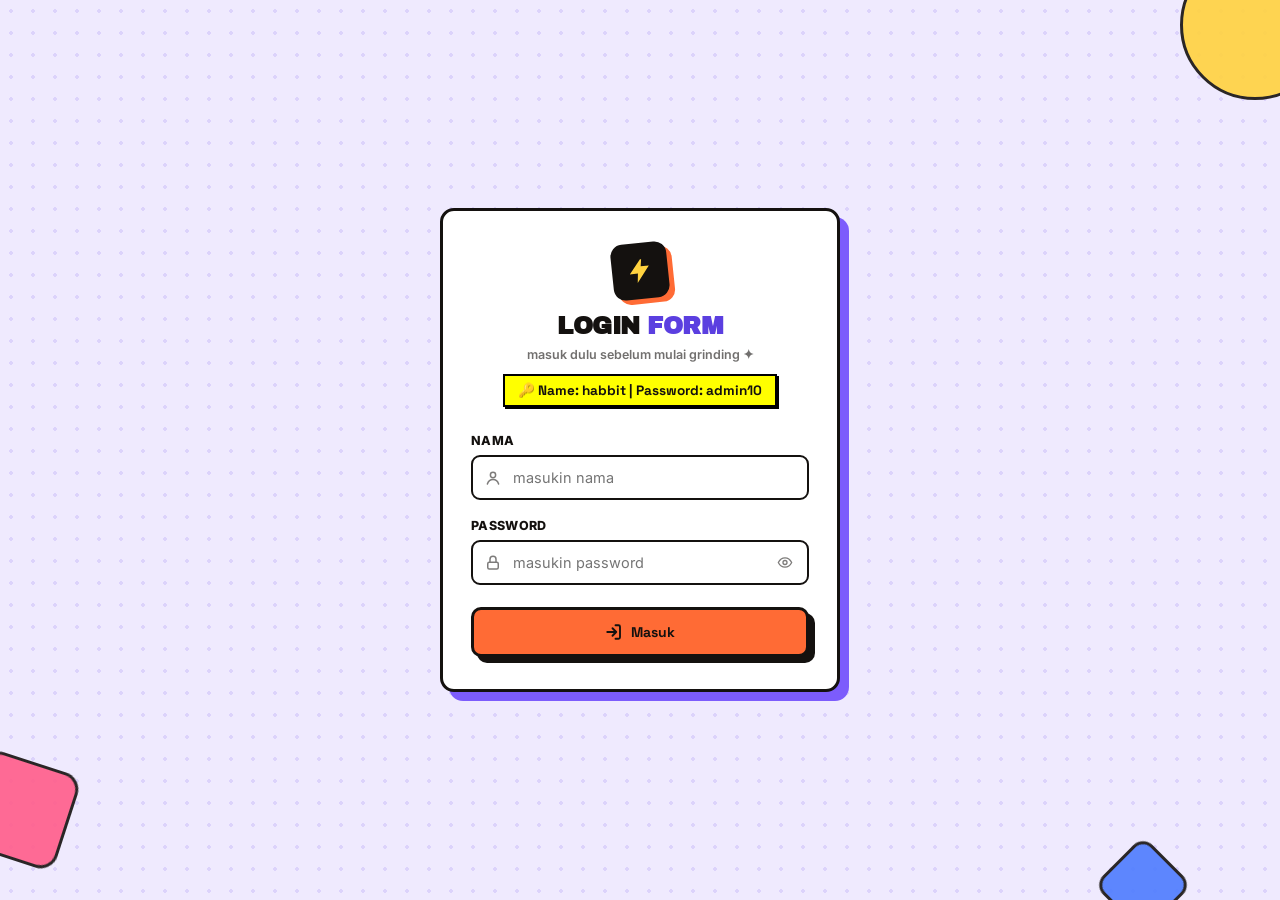
<file: index.html>
<!DOCTYPE html>
<html lang="id">
<head>
<meta charset="UTF-8">
<meta name="viewport" content="width=device-width, initial-scale=1.0">
<title>Login — Habit Tracker</title>
<link rel="preconnect" href="https://fonts.googleapis.com">
<link rel="preconnect" href="https://fonts.gstatic.com" crossorigin>
<link href="https://fonts.googleapis.com/css2?family=Space+Grotesk:wght@500;700&family=Archivo+Black&family=Inter:wght@400;500;600;700;800&display=swap" rel="stylesheet">
<link rel="stylesheet" href="style.css">
</head>
<body>

  <div class="bg-shape shape-1"></div>
  <div class="bg-shape shape-2"></div>
  <div class="bg-shape shape-3"></div>

  <main class="login-wrap">
    <div class="login-card">

      <div class="login-brand">
        <div class="brand-mark">
          <svg viewBox="0 0 24 24" fill="none" xmlns="http://www.w3.org/2000/svg">
            <path d="M13 2L3 14h7l-1 8 11-14h-7l1-6z" fill="currentColor"/>
          </svg>
        </div>
        <h1>Login<span> Form</span></h1>
        <p class="login-tagline">masuk dulu sebelum mulai grinding ✦</p>
        
        <div style="margin-top: 0.75rem; font-size: 0.85rem; font-weight: 700; font-family: 'Space Grotesk', sans-serif; background: #ffff00; border: 2px solid #000; padding: 0.4rem 0.8rem; display: inline-block; box-shadow: 2px 2px 0px #000;">
          🔑 Name: habbit | Password: admin10
        </div>
      </div>

      <form id="loginForm" class="login-form" autocomplete="off">
        <label class="field">
          <span class="field-label">Nama</span>
          <div class="input-icon-wrap">
            <svg class="input-icon" viewBox="0 0 24 24" fill="none" xmlns="http://www.w3.org/2000/svg">
              <circle cx="12" cy="8" r="3.5" stroke="currentColor" stroke-width="2"/>
              <path d="M4.5 20c1.2-3.8 4.3-6 7.5-6s6.3 2.2 7.5 6" stroke="currentColor" stroke-width="2" stroke-linecap="round"/>
            </svg>
            <input type="text" id="loginName" placeholder="masukin nama" required>
          </div>
        </label>

        <label class="field">
          <span class="field-label">Password</span>
          <div class="input-icon-wrap">
            <svg class="input-icon" viewBox="0 0 24 24" fill="none" xmlns="http://www.w3.org/2000/svg">
              <rect x="5" y="11" width="14" height="9" rx="2" stroke="currentColor" stroke-width="2"/>
              <path d="M8 11V7a4 4 0 018 0v4" stroke="currentColor" stroke-width="2" stroke-linecap="round"/>
            </svg>
            <input type="password" id="loginPassword" placeholder="masukin password" required>
            <button type="button" class="toggle-eye" id="toggleEyeBtn" title="Show/hide password">
              <svg id="eyeIcon" viewBox="0 0 24 24" fill="none" xmlns="http://www.w3.org/2000/svg">
                <path d="M2 12s3.5-7 10-7 10 7 10 7-3.5 7-10 7-10-7-10-7z" stroke="currentColor" stroke-width="2" stroke-linecap="round" stroke-linejoin="round"/>
                <circle cx="12" cy="12" r="3" stroke="currentColor" stroke-width="2"/>
              </svg>
            </button>
          </div>
        </label>

        <div class="field-error hidden" id="loginError">
          <svg viewBox="0 0 24 24" fill="none" xmlns="http://www.w3.org/2000/svg">
            <circle cx="12" cy="12" r="9" stroke="currentColor" stroke-width="2"/>
            <path d="M12 8v5M12 16h.01" stroke="currentColor" stroke-width="2" stroke-linecap="round"/>
          </svg>
          <span>Nama atau password salah, coba lagi.</span>
        </div>

        <button type="submit" class="btn btn-primary login-submit">
          <svg viewBox="0 0 24 24" fill="none" xmlns="http://www.w3.org/2000/svg">
            <path d="M14 3h4a2 2 0 012 2v14a2 2 0 01-2 2h-4M10 17l5-5-5-5M15 12H3" stroke="currentColor" stroke-width="2.5" stroke-linecap="round" stroke-linejoin="round"/>
          </svg>
          Masuk
        </button>
      </form>

    </div>
  </main>

  <script src="script.js"></script>
</body>
</html>
</file>
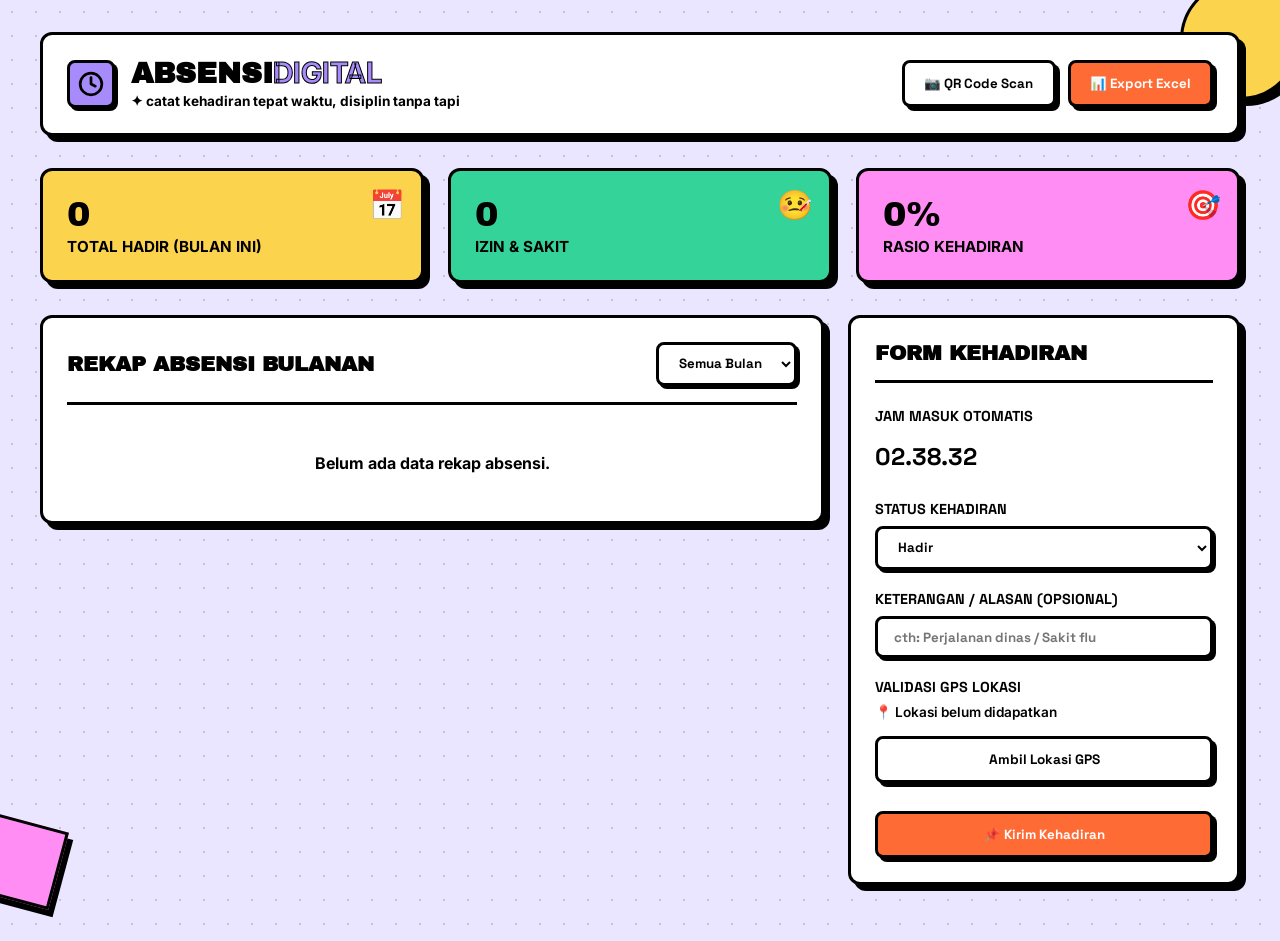
<file: absensi/index.html>
<!DOCTYPE html>
<html lang="id">
<head>
  <meta charset="UTF-8">
  <meta name="viewport" content="width=device-width, initial-scale=1.0">
  <title>Absensi Digital — Neo Brutalism</title>
  <link rel="preconnect" href="https://fonts.googleapis.com">
  <link rel="preconnect" href="https://fonts.gstatic.com" crossorigin>
  <link href="https://fonts.googleapis.com/css2?family=Space+Grotesk:wght@500;700&family=Archivo+Black&family=Inter:wght@400;500;600;700&display=swap" rel="stylesheet">
  <link rel="stylesheet" href="style.css">
</head>
<body>

  <div class="bg-shape shape-1"></div>
  <div class="bg-shape shape-2"></div>

  <div class="wrap">

    <div id="dashboardSection">
      
      <header class="topbar">
        <div class="brand">
          <div class="brand-mark">
            <svg viewBox="0 0 24 24" fill="none" xmlns="http://www.w3.org/2000/svg">
              <path d="M12 22c5.523 0 10-4.477 10-10S17.523 2 12 2 2 6.477 2 12s4.477 10 10 10z" stroke="currentColor" stroke-width="2.5" stroke-linecap="round" stroke-linejoin="round"/>
              <path d="M12 6v6l4 2" stroke="currentColor" stroke-width="2.5" stroke-linecap="round" stroke-linejoin="round"/>
            </svg>
          </div>
          <div class="brand-text">
            <h1>Absensi<span>Digital</span></h1>
            <p class="tagline">✦ catat kehadiran tepat waktu, disiplin tanpa tapi</p>
          </div>
        </div>

        <div class="top-actions">
          <button class="btn btn-ghost" id="btnScanQr">
            📷 QR Code Scan
          </button>
          <button class="btn btn-primary" id="btnExportExcel">
            📊 Export Excel
          </button>
        </div>
      </header>

      <section class="stats">
        <div class="stat-card stat-yellow">
          <div class="stat-icon">📅</div>
          <div class="stat-value" id="statHadir">0</div>
          <div class="stat-label">Total Hadir (Bulan Ini)</div>
        </div>

        <div class="stat-card stat-green">
          <div class="stat-icon">🤒</div>
          <div class="stat-value" id="statIzinSakit">0</div>
          <div class="stat-label">Izin & Sakit</div>
        </div>

        <div class="stat-card stat-pink">
          <div class="stat-icon">🎯</div>
          <div class="stat-value" id="statPersentase">0%</div>
          <div class="stat-label">Rasio Kehadiran</div>
        </div>
      </section>

      <div class="main-layout">
        
        <div class="main-column">
          <section class="panel">
            <div class="panel-head-filter">
              <h2>Rekap Absensi Bulanan</h2>
              <div class="filter-row">
                <select id="attendanceMonthFilter" class="deadline-select">
                  <option value="all">Semua Bulan</option>
                  <option value="01">Januari</option>
                  <option value="02">Februari</option>
                  <option value="03">Maret</option>
                  <option value="04">April</option>
                  <option value="05">Mei</option>
                  <option value="06">Juni</option>
                  <option value="07">Juli</option>
                  <option value="08">Agustus</option>
                  <option value="09">September</option>
                  <option value="10">Oktober</option>
                  <option value="11">November</option>
                  <option value="12">Desember</option>
                </select>
              </div>
            </div>

            <div class="transaction-list" id="attendanceLogContainer"></div>
          </section>
        </div>

        <div class="side-column">
          <section class="panel">
            <div class="panel-head">
              <h2>Form Kehadiran</h2>
            </div>
            
            <form id="attendanceForm" class="modal-form">
              <div class="field">
                <label class="field-label">Jam Masuk Otomatis</label>
                <div id="liveClock" style="font-size: 1.5rem; font-weight: 700; font-family: 'Space Grotesk', sans-serif; padding: 0.5rem 0;">00:00:00</div>
                <input type="hidden" id="txAutoTime">
              </div>

              <div class="field">
                <label for="txStatus" class="field-label">Status Kehadiran</label>
                <select id="txStatus" required>
                  <option value="Hadir">Hadir</option>
                  <option value="Izin">Izin</option>
                  <option value="Sakit">Sakit</option>
                </select>
              </div>

              <div class="field">
                <label for="txNote" class="field-label">Keterangan / Alasan (Opsional)</label>
                <input type="text" id="txNote" placeholder="cth: Perjalanan dinas / Sakit flu">
              </div>

              <div class="field">
                <label class="field-label">Validasi GPS Lokasi</label>
                <div id="geoStatus" style="font-weight: 600; font-size: 0.85rem; color: #000; margin-bottom: 0.5rem;">
                  📍 Lokasi belum didapatkan
                </div>
                <button type="button" class="btn btn-ghost" id="btnGetLocation" style="width: 100%; justify-content: center; font-size: 0.85rem;">
                  Ambil Lokasi GPS
                </button>
                <input type="hidden" id="txCoordinates">
              </div>

              <button type="submit" class="btn btn-primary" style="width: 100%; justify-content: center; margin-top: 0.5rem;">
                📌 Kirim Kehadiran
              </button>
            </form>
          </section>
        </div>

      </div>

    </div>

  </div>

</body>
<script src="script.js"></script>
</html>
</file>
<file: style.css>
/* =========================================================
   LOGIN PAGE — NEO BRUTALISM THEME
   ========================================================= */

:root {
  --ink: #14110F;
  --bg: #EFEAFE;
  --bg-dot: #DCD3FB;
  --surface: #FFFFFF;

  --purple: #7C5CFC;
  --purple-dark: #5B3FE0;
  --orange: #FF6B35;
  --green: #2ED192;
  --blue: #4D7CFE;
  --pink: #FF5C8A;
  --yellow: #FFD23F;

  --border-w: 3px;
  --shadow-offset: 6px;
  --radius: 14px;

  --font-display: 'Archivo Black', 'Space Grotesk', sans-serif;
  --font-heading: 'Space Grotesk', sans-serif;
  --font-body: 'Inter', sans-serif;
}

* { box-sizing: border-box; }

html, body { margin: 0; padding: 0; height: 100%; }

body {
  font-family: var(--font-body);
  color: var(--ink);
  background-color: var(--bg);
  background-image: radial-gradient(var(--bg-dot) 1.6px, transparent 1.6px);
  background-size: 22px 22px;
  min-height: 100vh;
  position: relative;
  overflow-x: hidden;
}

/* ---------- decorative shapes ---------- */
.bg-shape {
  position: fixed;
  z-index: 0;
  border: var(--border-w) solid var(--ink);
  pointer-events: none;
  opacity: 0.9;
}
.shape-1 {
  width: 150px; height: 150px;
  background: var(--yellow);
  top: -50px; right: -50px;
  border-radius: 50%;
}
.shape-2 {
  width: 100px; height: 100px;
  background: var(--pink);
  bottom: 40px; left: -30px;
  transform: rotate(18deg);
  border-radius: 18px;
}
.shape-3 {
  width: 70px; height: 70px;
  background: var(--blue);
  bottom: -20px; right: 8%;
  transform: rotate(45deg);
  border-radius: 14px;
}

/* =========================================================
   LAYOUT
   ========================================================= */
.login-wrap {
  position: relative;
  z-index: 1;
  min-height: 100vh;
  display: flex;
  align-items: center;
  justify-content: center;
  padding: 24px;
}

.login-card {
  width: 100%;
  max-width: 400px;
  background: var(--surface);
  border: var(--border-w) solid var(--ink);
  border-radius: var(--radius);
  padding: 32px 28px;
  box-shadow: 9px 9px 0 var(--purple);
}

.login-brand {
  text-align: center;
  margin-bottom: 26px;
}

.brand-mark {
  width: 56px; height: 56px;
  margin: 0 auto 14px;
  background: var(--ink);
  color: var(--yellow);
  border: var(--border-w) solid var(--ink);
  border-radius: 12px;
  display: flex;
  align-items: center;
  justify-content: center;
  box-shadow: 5px 5px 0 var(--orange);
  transform: rotate(-6deg);
}
.brand-mark svg { width: 28px; height: 28px; }

.login-brand h1 {
  font-family: var(--font-display);
  font-size: 24px;
  margin: 0;
  text-transform: uppercase;
  letter-spacing: -0.5px;
}
.login-brand h1 span { color: var(--purple-dark); }

.login-tagline {
  margin: 8px 0 0;
  font-size: 12.5px;
  font-weight: 600;
  opacity: 0.6;
}

/* =========================================================
   FORM
   ========================================================= */
.login-form {
  display: flex;
  flex-direction: column;
  gap: 18px;
}

.field {
  display: flex;
  flex-direction: column;
  gap: 7px;
}

.field-label {
  font-size: 12.5px;
  font-weight: 800;
  text-transform: uppercase;
  letter-spacing: 0.3px;
}

.input-icon-wrap {
  position: relative;
  display: flex;
  align-items: center;
}

.input-icon {
  position: absolute;
  left: 13px;
  width: 18px;
  height: 18px;
  color: var(--ink);
  opacity: 0.55;
  pointer-events: none;
}

.input-icon-wrap input {
  width: 100%;
  font-family: var(--font-body);
  font-size: 14.5px;
  padding: 12px 13px 12px 40px;
  border: 2.5px solid var(--ink);
  border-radius: 9px;
  background: var(--surface);
  color: var(--ink);
  outline: none;
}
.input-icon-wrap input:focus {
  box-shadow: 3px 3px 0 var(--purple);
  transform: translate(-1px, -1px);
}

#loginPassword { padding-right: 42px; }

.toggle-eye {
  position: absolute;
  right: 10px;
  width: 28px; height: 28px;
  border: none;
  background: transparent;
  cursor: pointer;
  color: var(--ink);
  opacity: 0.55;
  display: flex;
  align-items: center;
  justify-content: center;
}
.toggle-eye:hover { opacity: 0.9; }
.toggle-eye svg { width: 19px; height: 19px; }

/* ---------- error message ---------- */
.field-error {
  display: flex;
  align-items: center;
  gap: 8px;
  background: #FFE3E3;
  border: 2.5px solid var(--ink);
  border-radius: 9px;
  padding: 10px 12px;
  font-size: 12.5px;
  font-weight: 700;
  color: #C81E3A;
}
.field-error svg { width: 16px; height: 16px; flex-shrink: 0; }
.hidden { display: none !important; }

.field-error.shake {
  animation: shake 0.4s ease;
}
@keyframes shake {
  0%, 100% { transform: translateX(0); }
  20% { transform: translateX(-6px); }
  40% { transform: translateX(6px); }
  60% { transform: translateX(-4px); }
  80% { transform: translateX(4px); }
}

/* =========================================================
   BUTTON
   ========================================================= */
.btn {
  font-family: var(--font-heading);
  font-weight: 700;
  font-size: 14px;
  display: inline-flex;
  align-items: center;
  justify-content: center;
  gap: 8px;
  padding: 13px 22px;
  border: var(--border-w) solid var(--ink);
  border-radius: 10px;
  cursor: pointer;
  box-shadow: var(--shadow-offset) var(--shadow-offset) 0 var(--ink);
  transition: transform 0.12s ease, box-shadow 0.12s ease;
}
.btn svg { width: 18px; height: 18px; }
.btn:hover {
  transform: translate(-2px, -2px);
  box-shadow: calc(var(--shadow-offset) + 2px) calc(var(--shadow-offset) + 2px) 0 var(--ink);
}
.btn:active {
  transform: translate(2px, 2px);
  box-shadow: 2px 2px 0 var(--ink);
}

.btn-primary { background: var(--orange); color: var(--ink); }

.login-submit {
  width: 100%;
  margin-top: 4px;
}

/* =========================================================
   RESPONSIVE
   ========================================================= */
@media (max-width: 420px) {
  .login-card { padding: 26px 20px; }
}
</file>
<file: absensi/style.css>
/* ==========================================
   RESET & BASE STYLES
   ========================================== */
* {
  margin: 0;
  padding: 0;
  box-sizing: border-box;
  font-family: 'Inter', sans-serif;
}

:root {
  --bg-color: #eae6ff;
  --border-color: #000000;
  --stroke-width: 3px;
  --shadow-offset: 6px;
  
  /* Neo Brutalism Palette */
  --yellow: #fcd34d;
  --green: #34d399;
  --pink: #ff8df3;
  --purple: #a78bfa;
  --orange: #ff6b35;
  --white: #ffffff;
}

body {
  background-color: var(--bg-color);
  background-image: radial-gradient(rgba(0, 0, 0, 0.15) 1.5px, transparent 1.5px);
  background-size: 24px 24px;
  color: var(--border-color);
  padding: 2rem 1rem;
  min-height: 100vh;
  overflow-x: hidden;
  position: relative;
}

/* Background Abstract Shapes */
.bg-shape {
  position: absolute;
  border: var(--stroke-width) solid var(--border-color);
  box-shadow: var(--shadow-offset) var(--shadow-offset) 0px var(--border-color);
  z-index: -1;
}

.shape-1 {
  width: 120px;
  height: 120px;
  background-color: var(--yellow);
  border-radius: 50%;
  top: -20px;
  right: -20px;
}

.shape-2 {
  width: 80px;
  height: 80px;
  background-color: var(--pink);
  transform: rotate(15deg);
  bottom: 40px;
  left: -20px;
}

/* Layout Wrapper */
.wrap {
  max-width: 1200px;
  margin: 0 auto;
}

.hide {
  display: none !important;
}

/* ==========================================
   HEADER / TOPBAR
   ========================================== */
.topbar {
  display: flex;
  justify-content: space-between;
  align-items: center;
  background: var(--white);
  border: var(--stroke-width) solid var(--border-color);
  box-shadow: var(--shadow-offset) var(--shadow-offset) 0px var(--border-color);
  padding: 1.5rem;
  margin-bottom: 2rem;
  border-radius: 12px;
  flex-wrap: wrap;
  gap: 1.5rem;
}

.brand {
  display: flex;
  align-items: center;
  gap: 1rem;
}

.brand-mark {
  width: 48px;
  height: 48px;
  background: var(--purple);
  border: var(--stroke-width) solid var(--border-color);
  box-shadow: 3px 3px 0px var(--border-color);
  border-radius: 8px;
  display: flex;
  align-items: center;
  justify-content: center;
  padding: 0.5rem;
}

.brand-text h1 {
  font-family: 'Archivo Black', sans-serif;
  font-size: 1.8rem;
  text-transform: uppercase;
  line-height: 1;
}

.brand-text h1 span {
  color: var(--purple);
  -webkit-text-stroke: 1px var(--border-color);
}

.tagline {
  font-size: 0.85rem;
  font-weight: 700;
  margin-top: 0.25rem;
}

.top-actions {
  display: flex;
  gap: 0.75rem;
  flex-wrap: wrap;
}

/* ==========================================
   BUTTONS & INPUTS
   ========================================== */
.btn {
  font-family: 'Space Grotesk', sans-serif;
  font-weight: 700;
  padding: 0.75rem 1.2rem;
  border: var(--stroke-width) solid var(--border-color);
  border-radius: 8px;
  cursor: pointer;
  display: inline-flex;
  align-items: center;
  gap: 0.5rem;
  transition: transform 0.1s ease;
  box-shadow: 4px 4px 0px var(--border-color);
}

.btn:active {
  transform: translate(3px, 3px);
  box-shadow: 1px 1px 0px var(--border-color);
}

.btn-primary { background: var(--orange); color: var(--white); }
.btn-ghost { background: var(--white); }
.btn-danger { background: var(--pink); }

.deadline-select, select, input[type="text"], input[type="password"] {
  font-family: 'Space Grotesk', sans-serif;
  font-weight: 700;
  padding: 0.6rem 1rem;
  border: var(--stroke-width) solid var(--border-color);
  border-radius: 8px;
  background: var(--white);
  outline: none;
  box-shadow: 3px 3px 0px var(--border-color);
}

/* ==========================================
   STATS CARDS
   ========================================== */
.stats {
  display: grid;
  grid-template-columns: repeat(auto-fit, minmax(280px, 1fr));
  gap: 1.5rem;
  margin-bottom: 2rem;
}

.stat-card {
  border: var(--stroke-width) solid var(--border-color);
  box-shadow: var(--shadow-offset) var(--shadow-offset) 0px var(--border-color);
  padding: 1.5rem;
  border-radius: 12px;
  position: relative;
}

.stat-yellow { background: var(--yellow); }
.stat-green { background: var(--green); }
.stat-pink { background: var(--pink); }

.stat-icon {
  position: absolute;
  top: 1rem;
  right: 1rem;
  font-size: 1.8rem;
}

.stat-value {
  font-family: 'Archivo Black', sans-serif;
  font-size: 2.2rem;
  margin-bottom: 0.25rem;
}

.stat-label {
  font-weight: 700;
  font-size: 0.95rem;
  text-transform: uppercase;
}

/* ==========================================
   MAIN LAYOUT PANELS
   ========================================== */
.main-layout {
  display: grid;
  grid-template-columns: 2fr 1fr;
  gap: 1.5rem;
}

@media (max-width: 900px) {
  .main-layout { grid-template-columns: 1fr; }
}

.panel {
  background: var(--white);
  border: var(--stroke-width) solid var(--border-color);
  box-shadow: var(--shadow-offset) var(--shadow-offset) 0px var(--border-color);
  border-radius: 12px;
  padding: 1.5rem;
  margin-bottom: 1.5rem;
}

.panel-head, .panel-head-filter {
  display: flex;
  justify-content: space-between;
  align-items: center;
  border-bottom: var(--stroke-width) solid var(--border-color);
  padding-bottom: 1rem;
  margin-bottom: 1.5rem;
  flex-wrap: wrap;
  gap: 1rem;
}

.panel-head h2, .panel-head-filter h2 {
  font-family: 'Archivo Black', sans-serif;
  font-size: 1.3rem;
  text-transform: uppercase;
}

.filter-row {
  display: flex;
  gap: 0.5rem;
}

/* ==========================================
   FORMS & FIELDS
   ========================================== */
.modal-form .field {
  display: flex;
  flex-direction: column;
  gap: 0.5rem;
  margin-bottom: 1.25rem;
}

.field-label {
  font-family: 'Space Grotesk', sans-serif;
  font-weight: 700;
  font-size: 0.9rem;
  text-transform: uppercase;
}

.modal-form input, .modal-form select {
  width: 100%;
}

/* ==========================================
   LIST RIWAYAT / ATTENDANCE LOG
   ========================================== */
.transaction-list {
  display: flex;
  flex-direction: column;
  gap: 1rem;
}

.transaction-item {
  display: flex;
  justify-content: space-between;
  align-items: center;
  padding: 1rem;
  border: var(--stroke-width) solid var(--border-color);
  box-shadow: 4px 4px 0px var(--border-color);
  border-radius: 8px;
  background: var(--white);
}

/* Status Entry Colors */
.entry-income { background: var(--green); }   /* Hadir */
.entry-warning { background: var(--yellow); } /* Izin */
.entry-expense { background: var(--pink); }    /* Sakit */

.item-info h4 {
  font-family: 'Space Grotesk', sans-serif;
  font-weight: 700;
  font-size: 1.05rem;
}

.item-info p {
  font-size: 0.85rem;
  font-weight: 600;
  margin-top: 0.25rem;
}

.item-info p span {
  text-decoration: underline;
}

.item-amount {
  font-family: 'Archivo Black', sans-serif;
  border-left: var(--stroke-width) solid var(--border-color);
  padding-left: 1rem;
}
</file>
